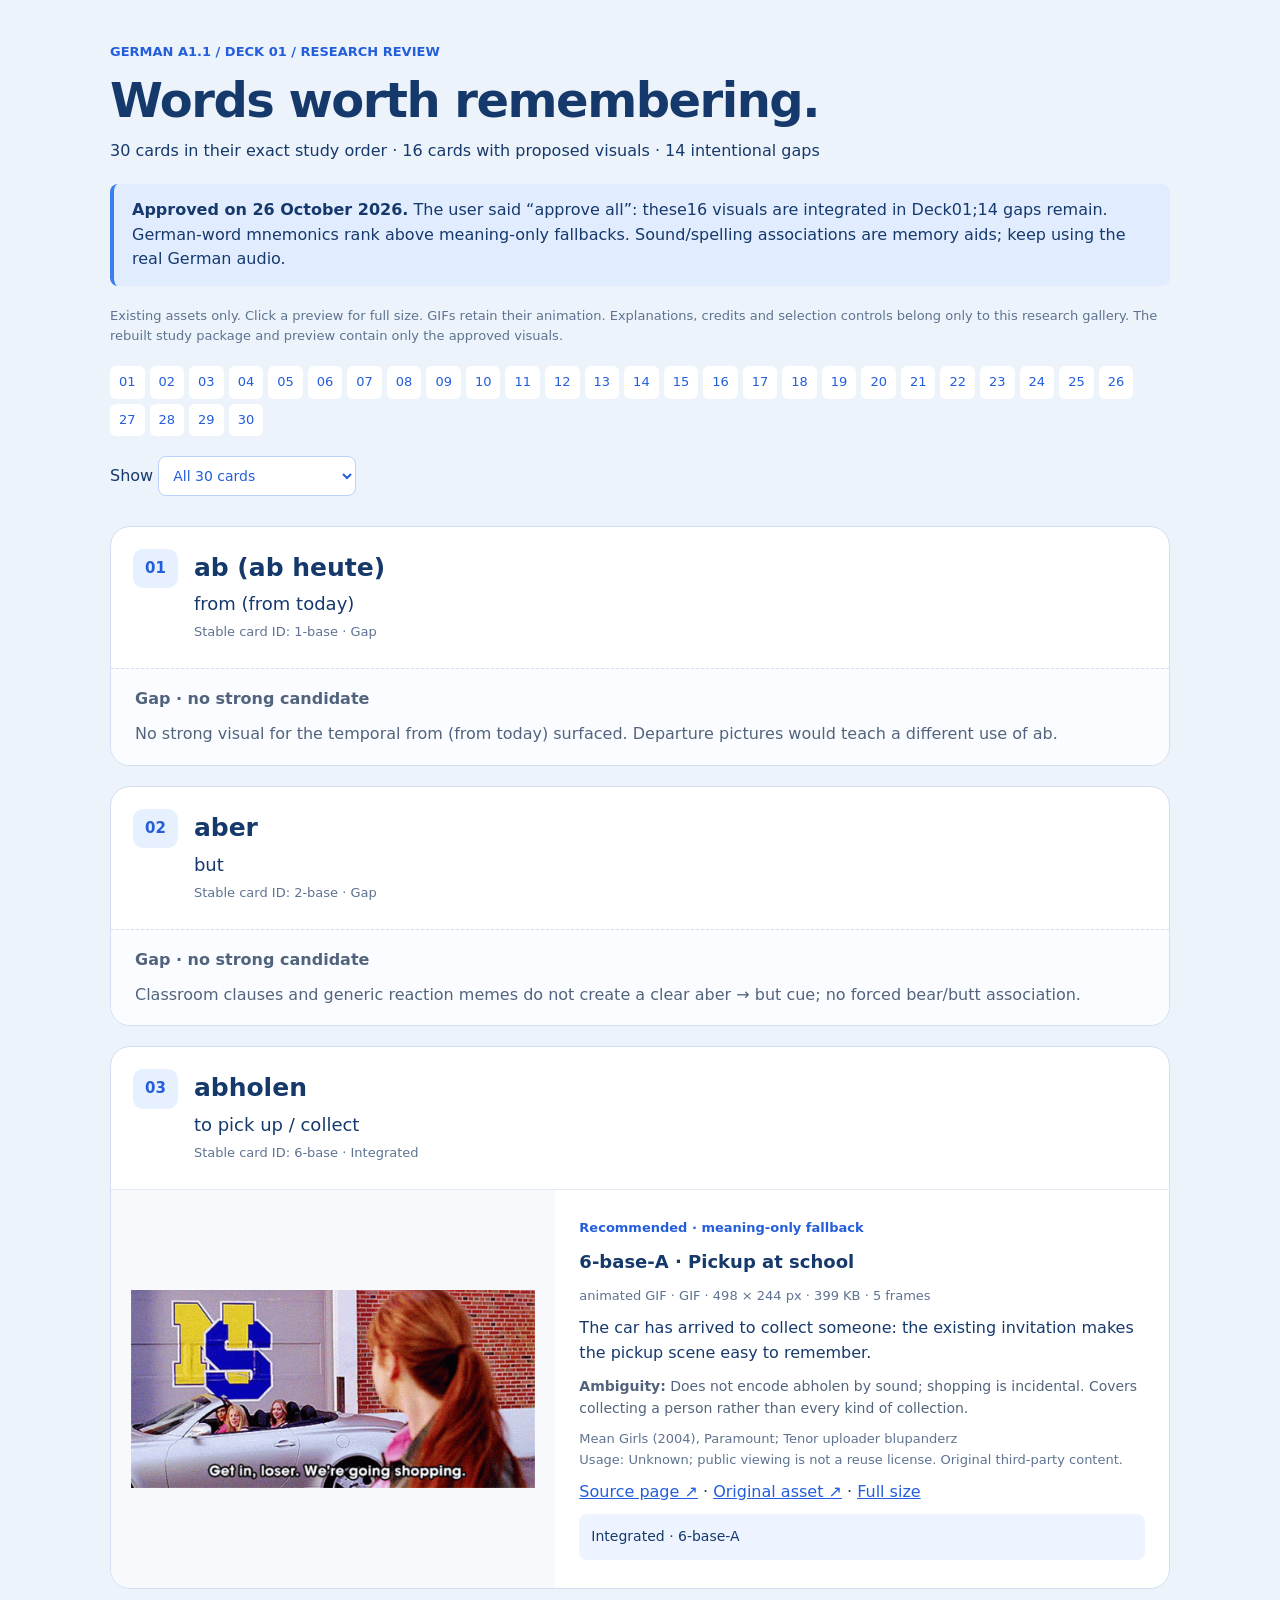
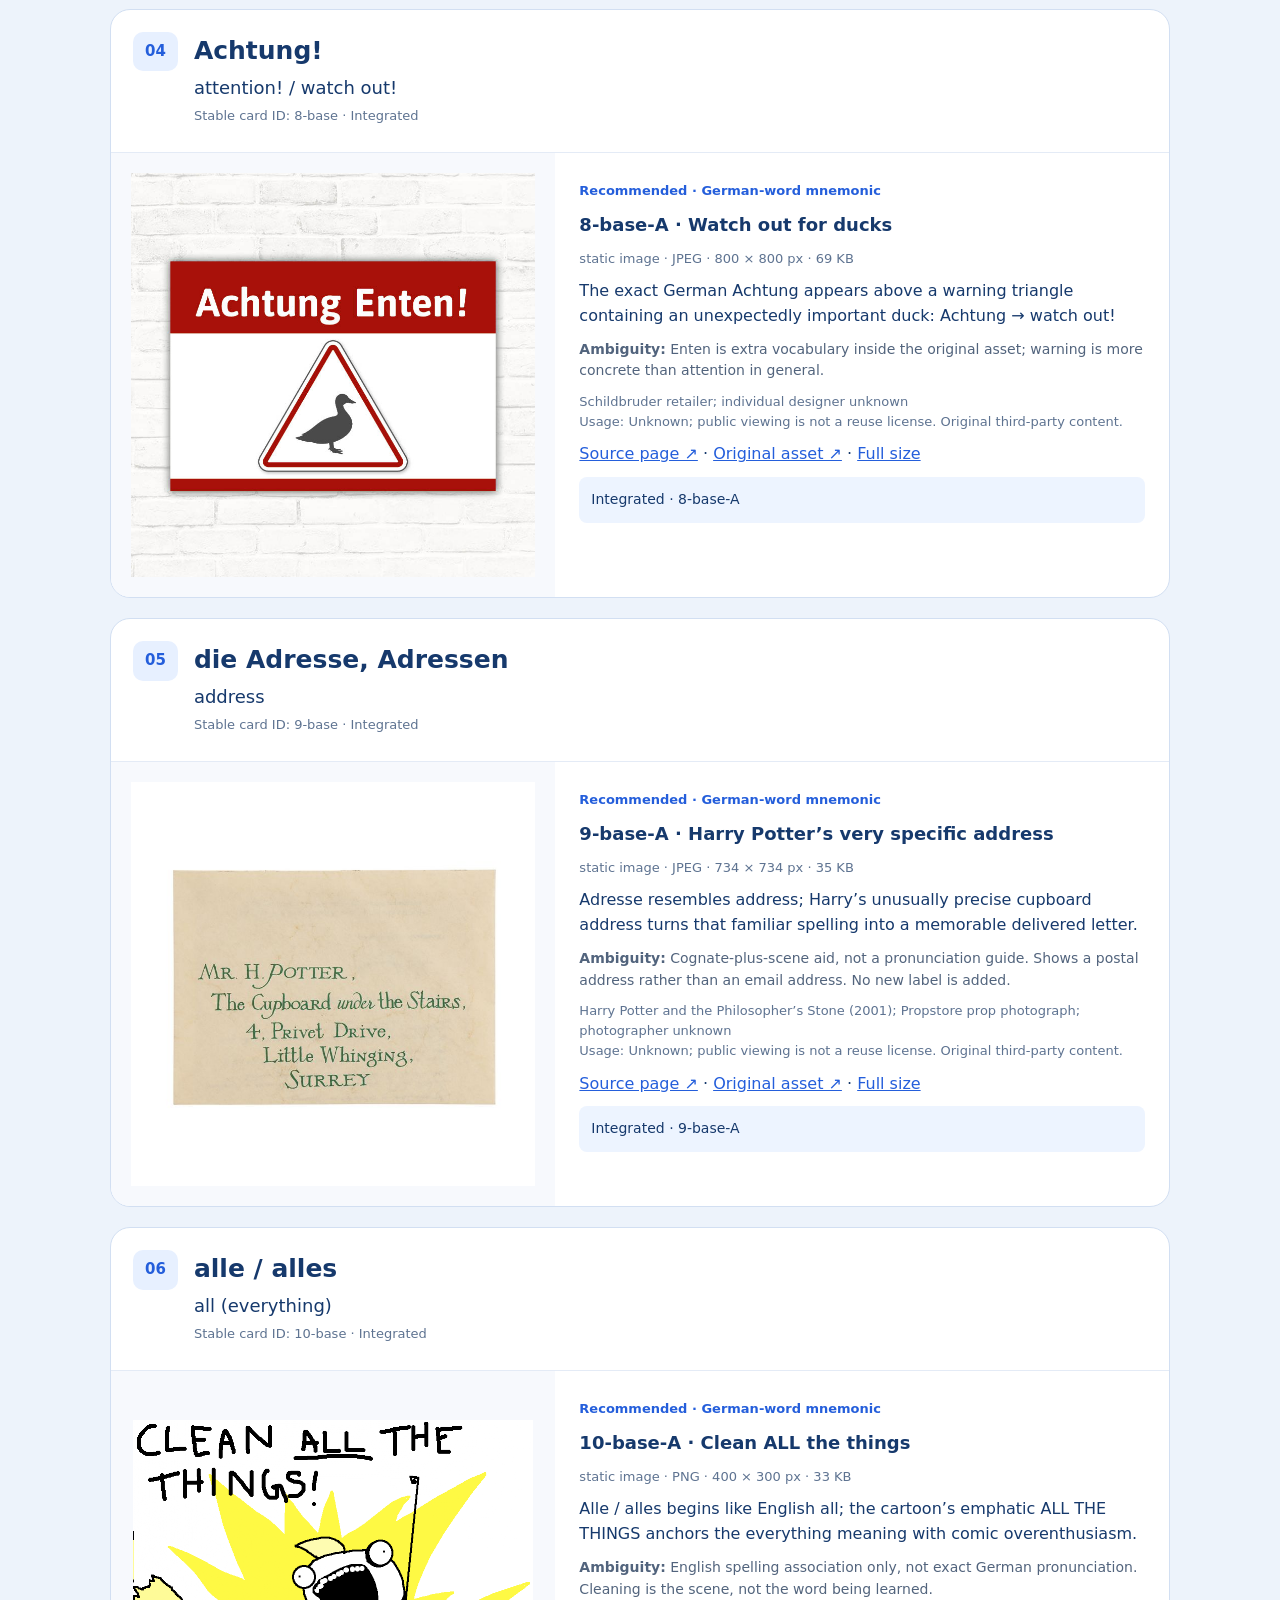
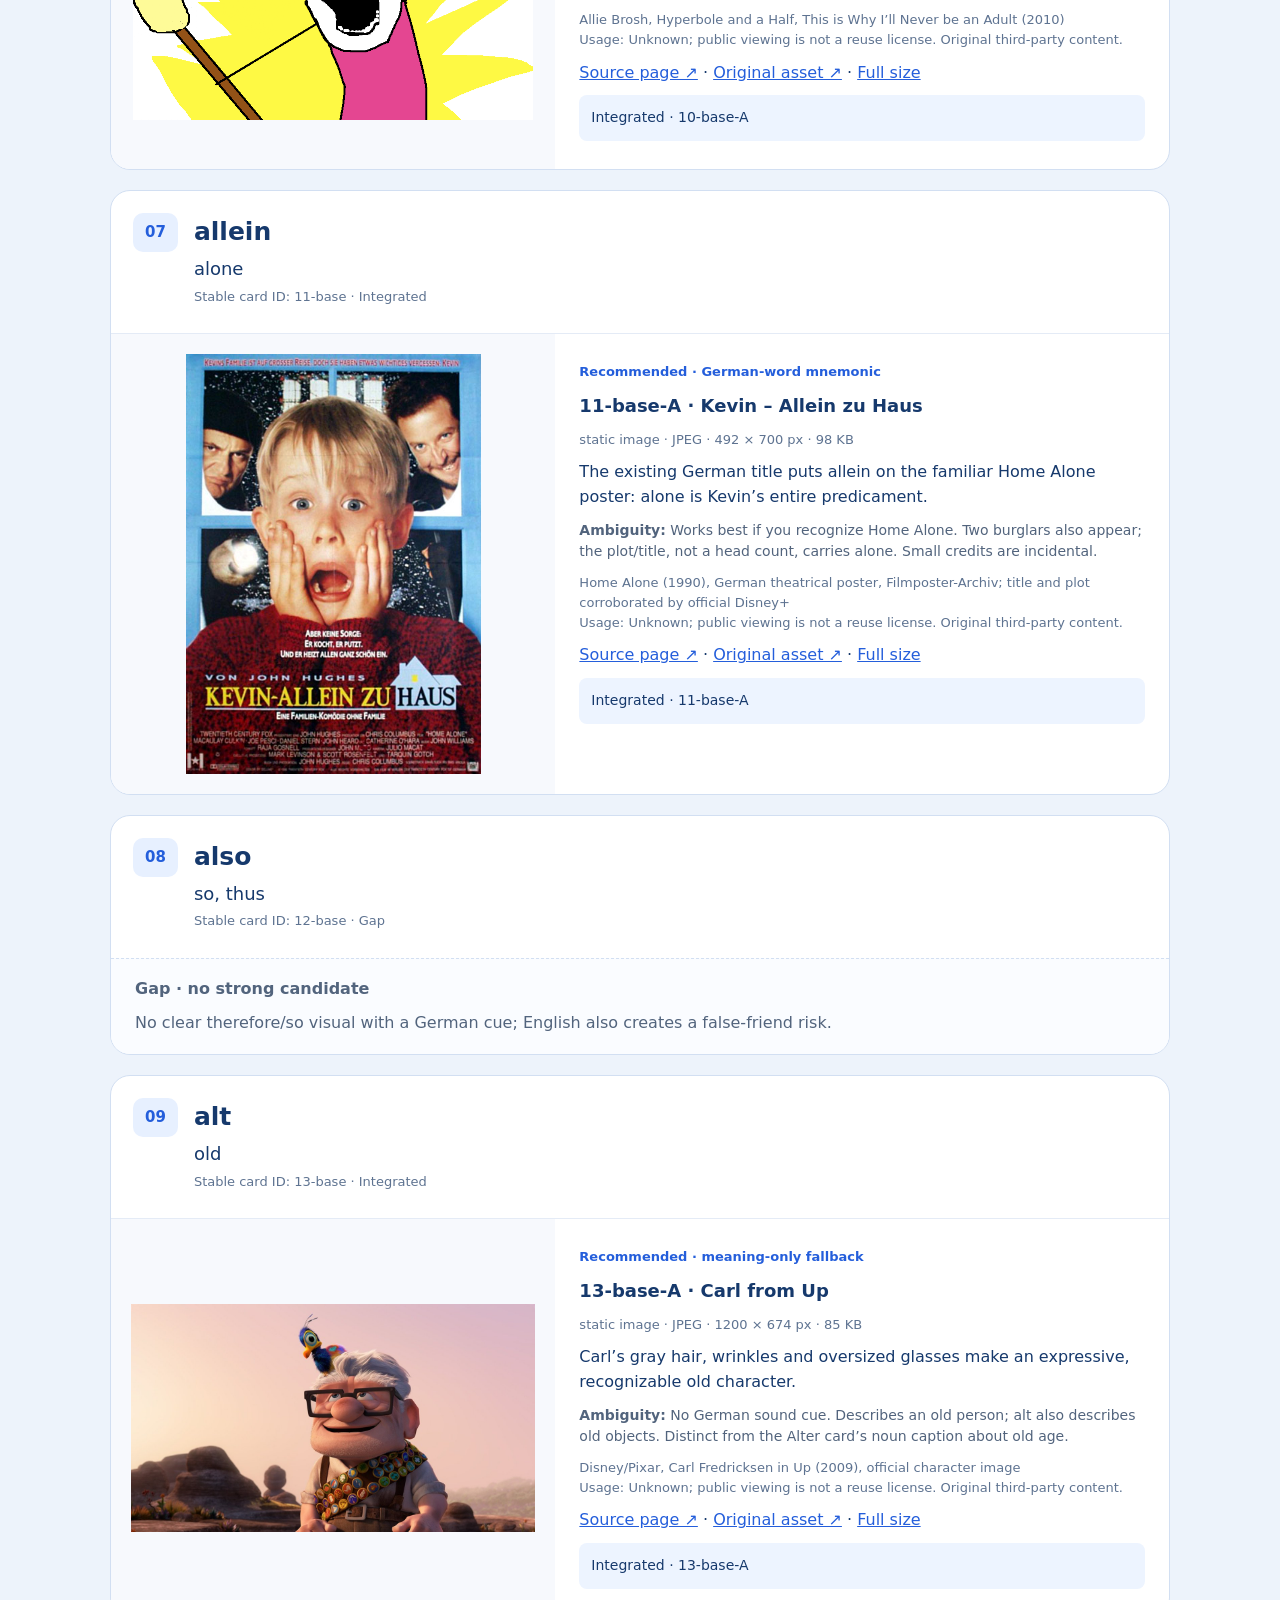
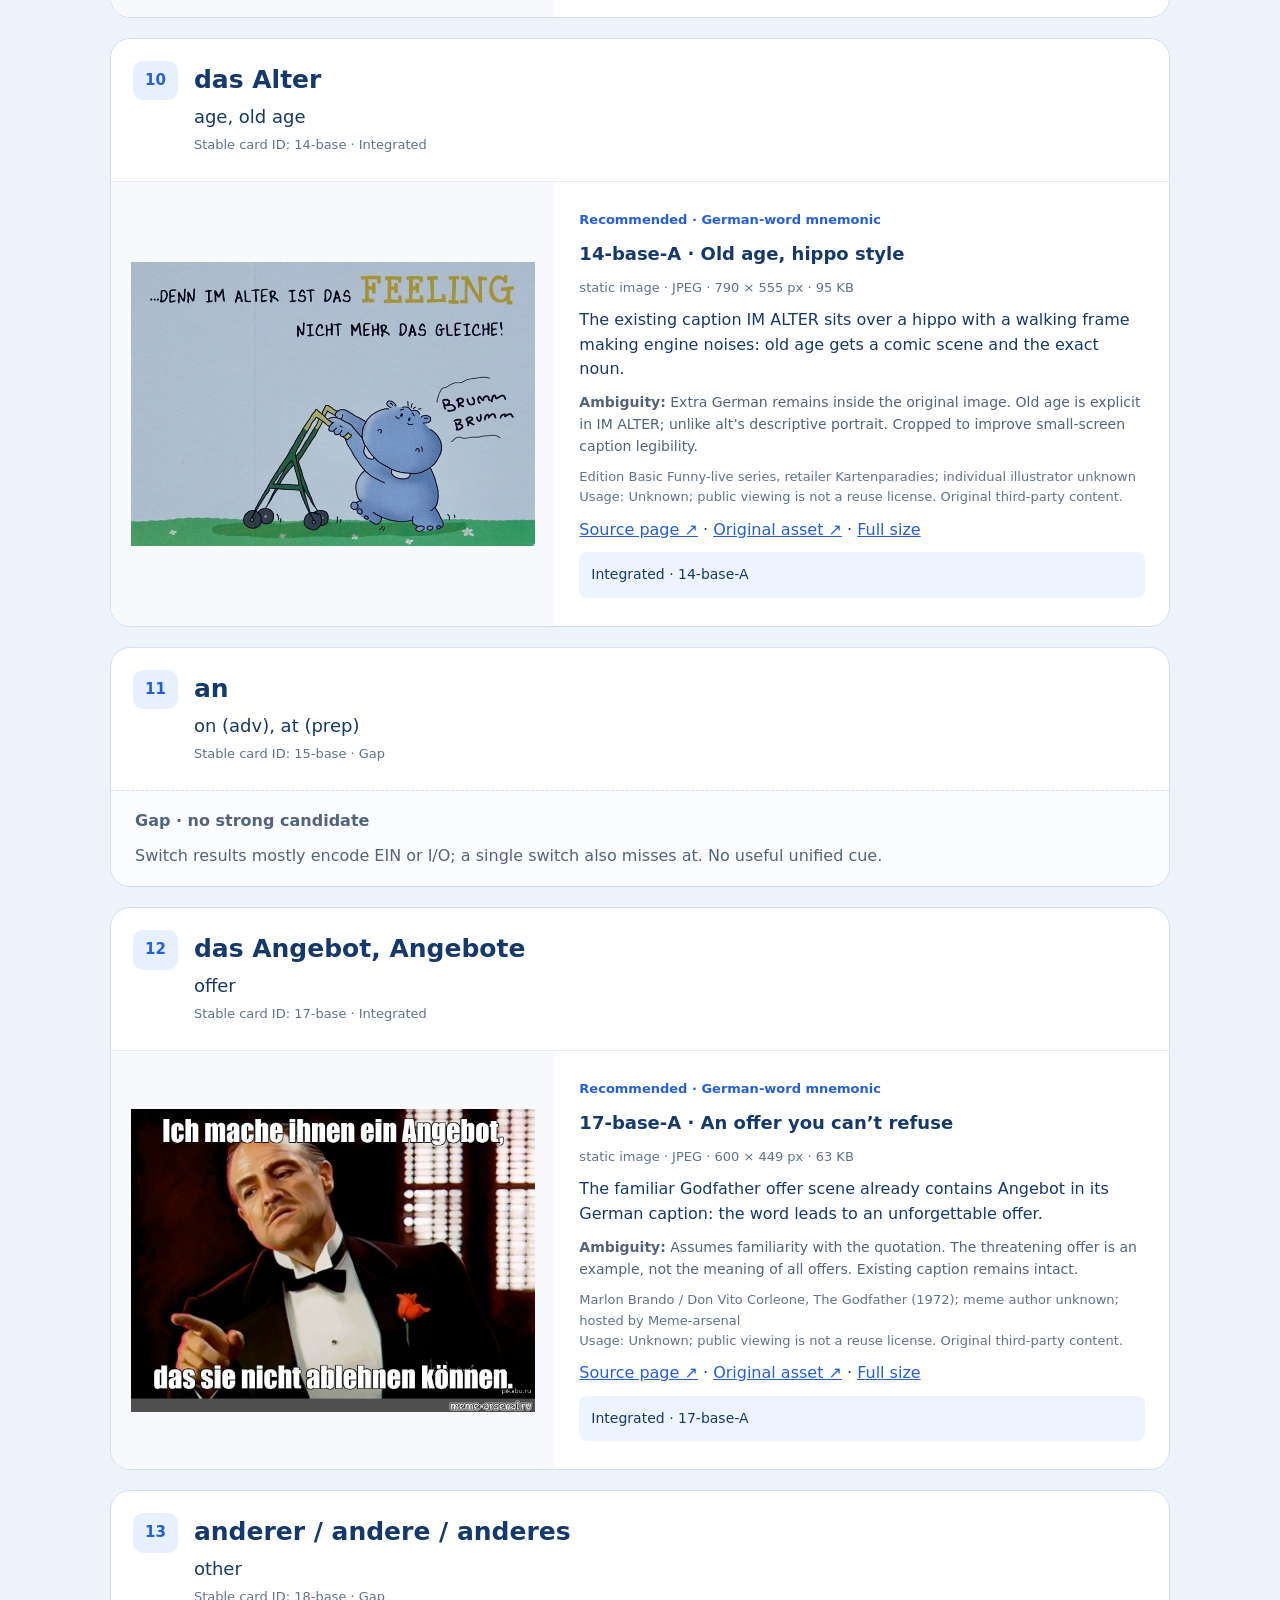
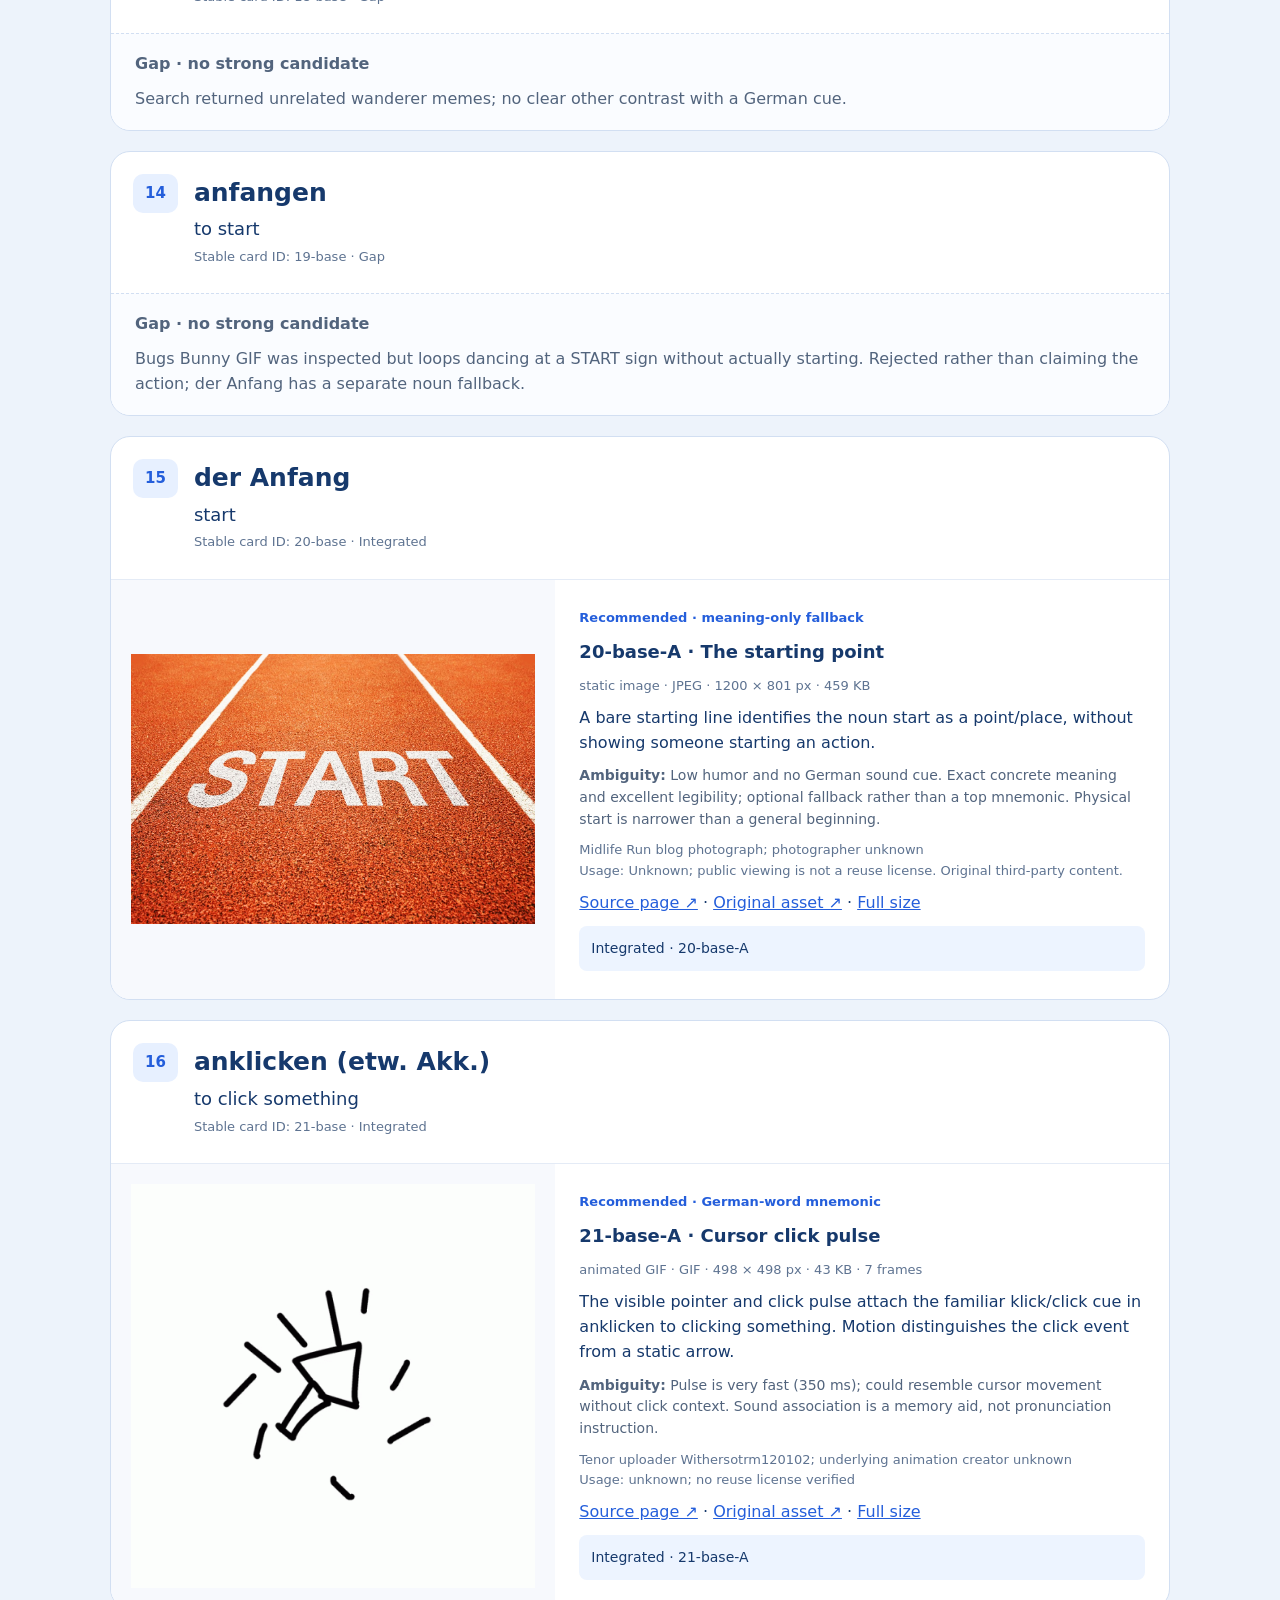
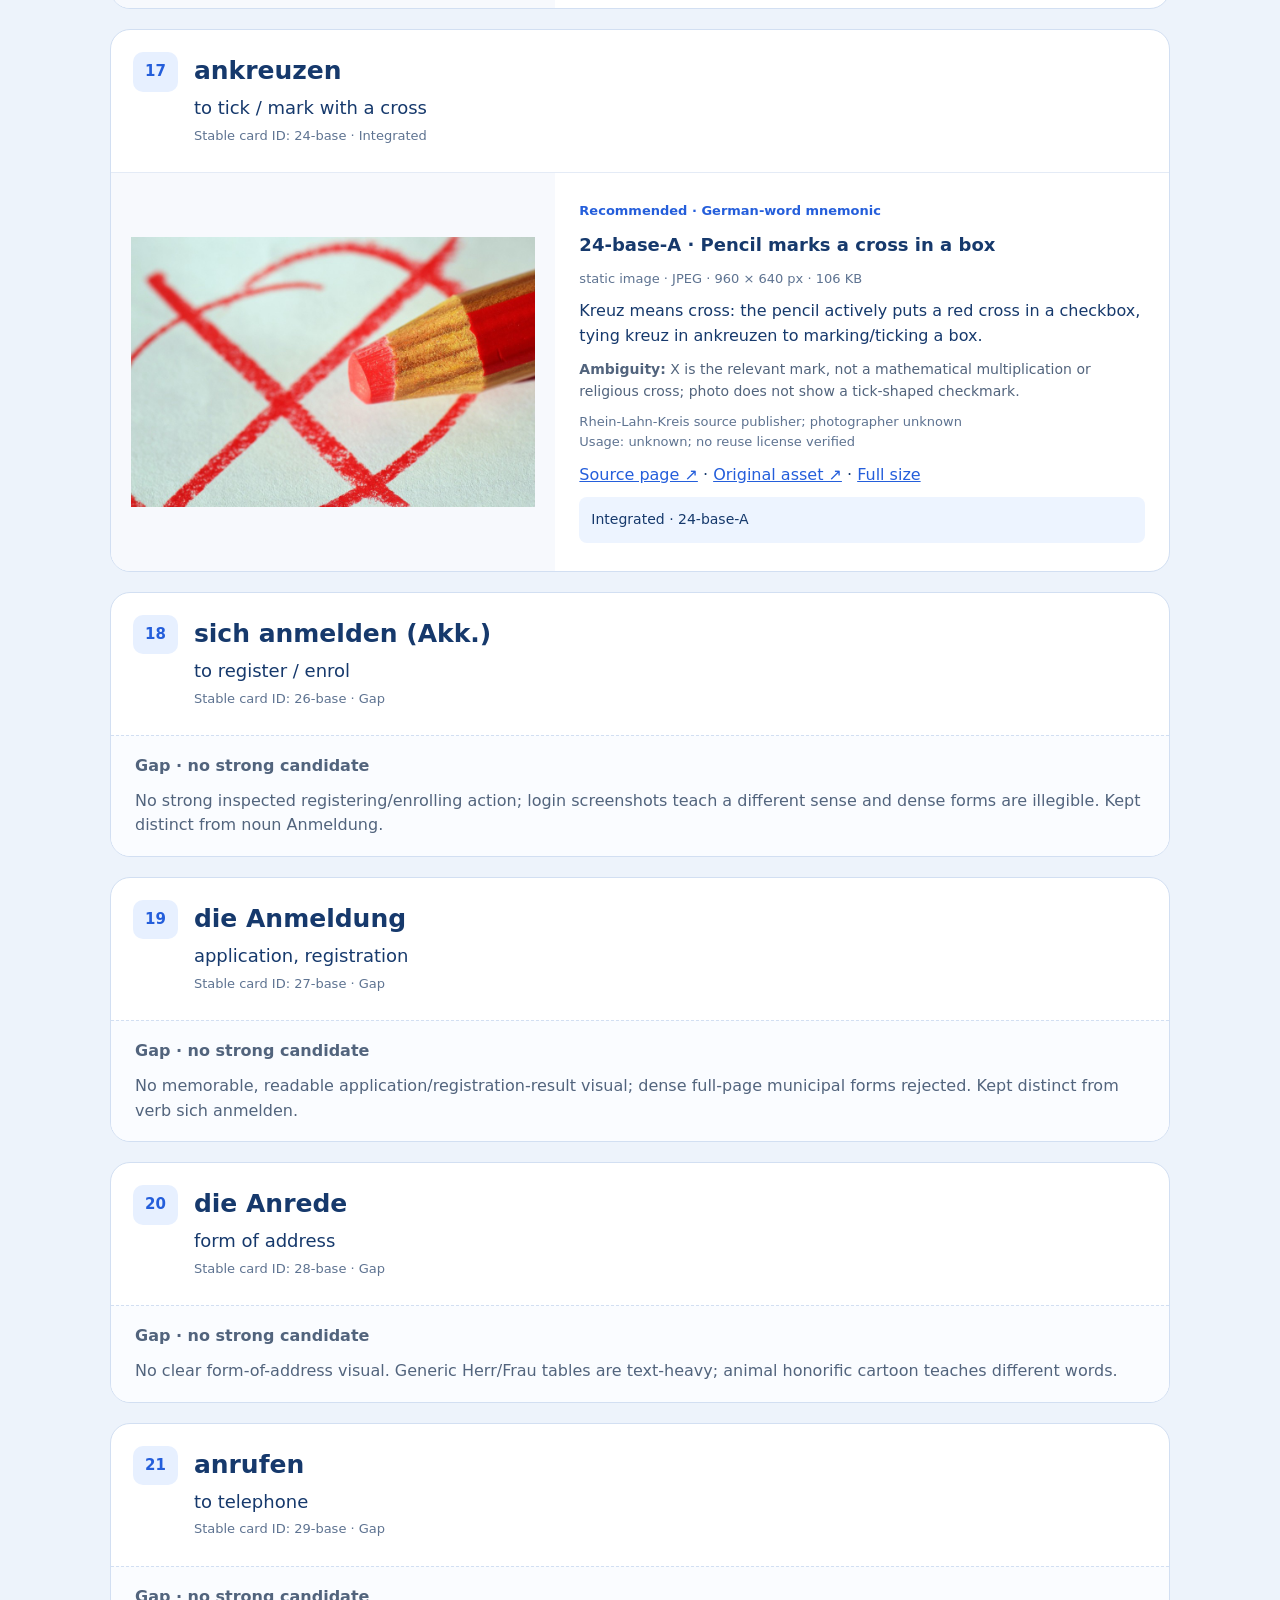
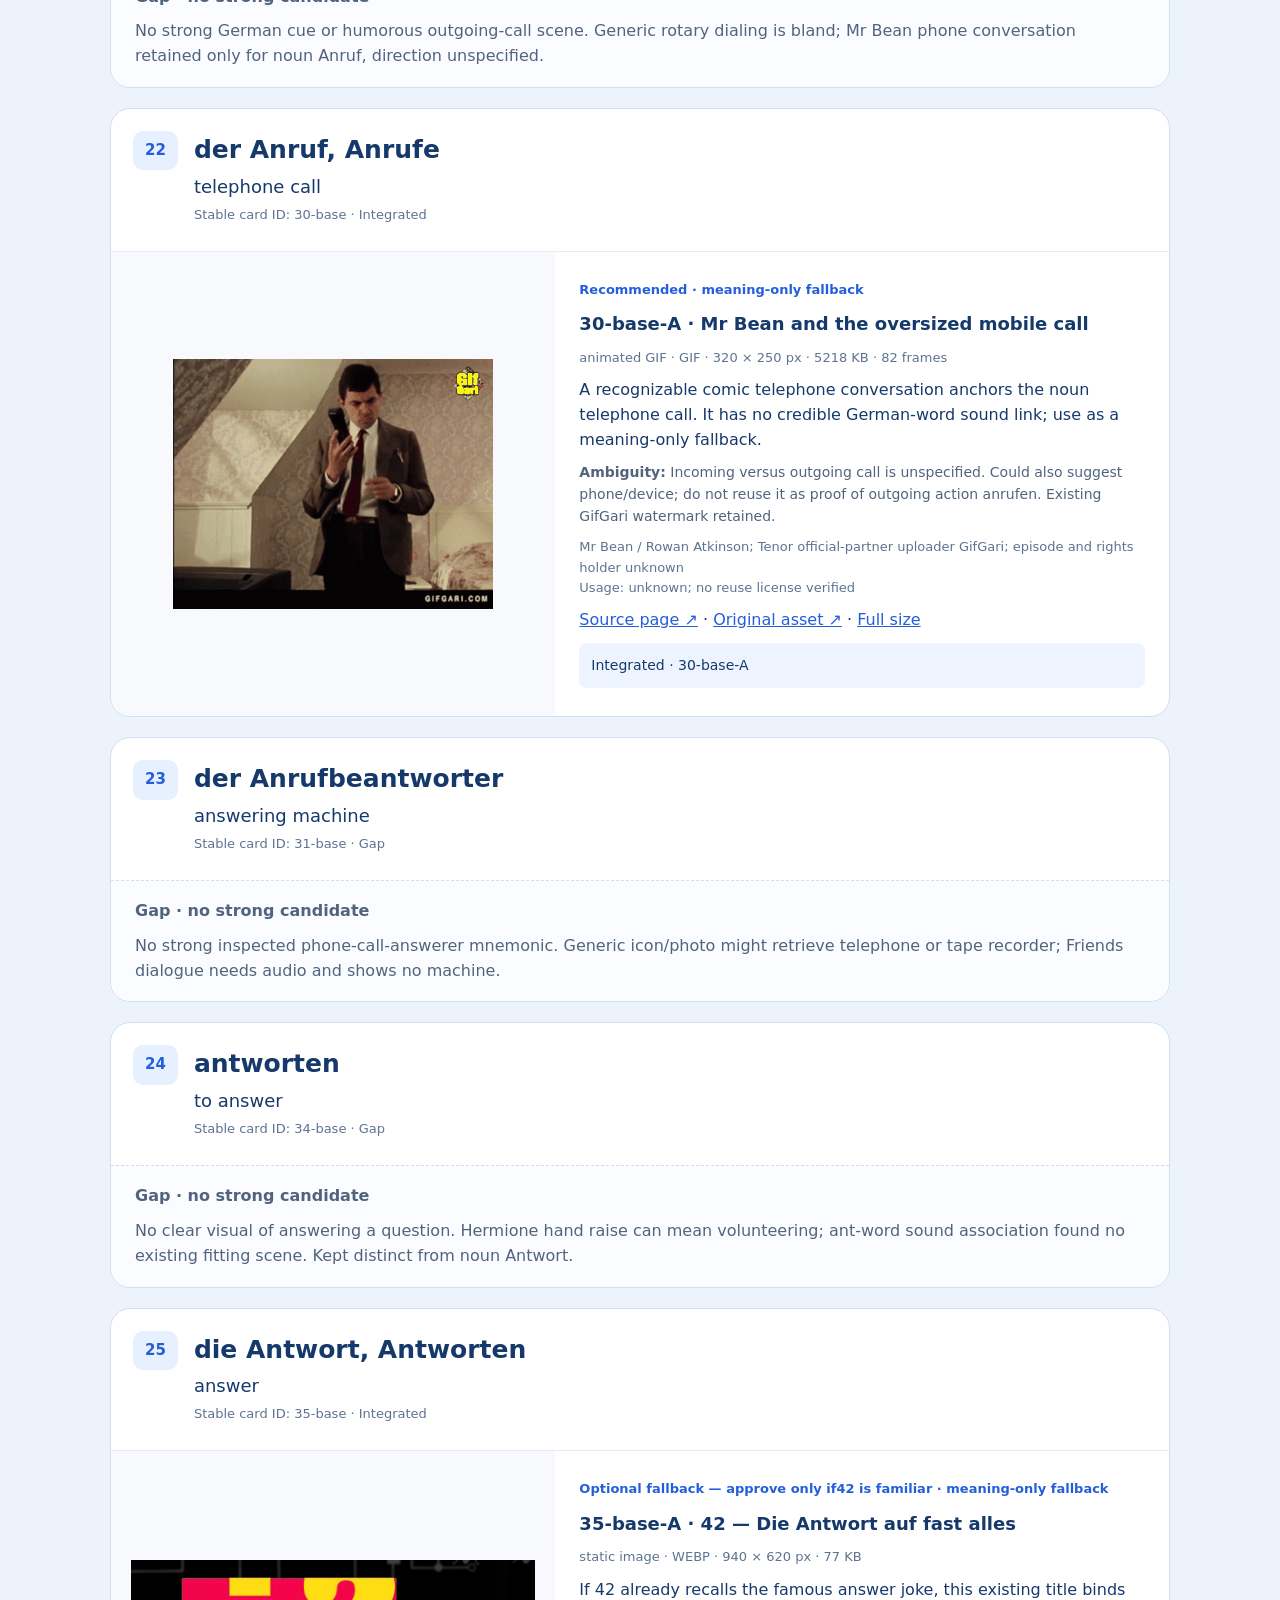
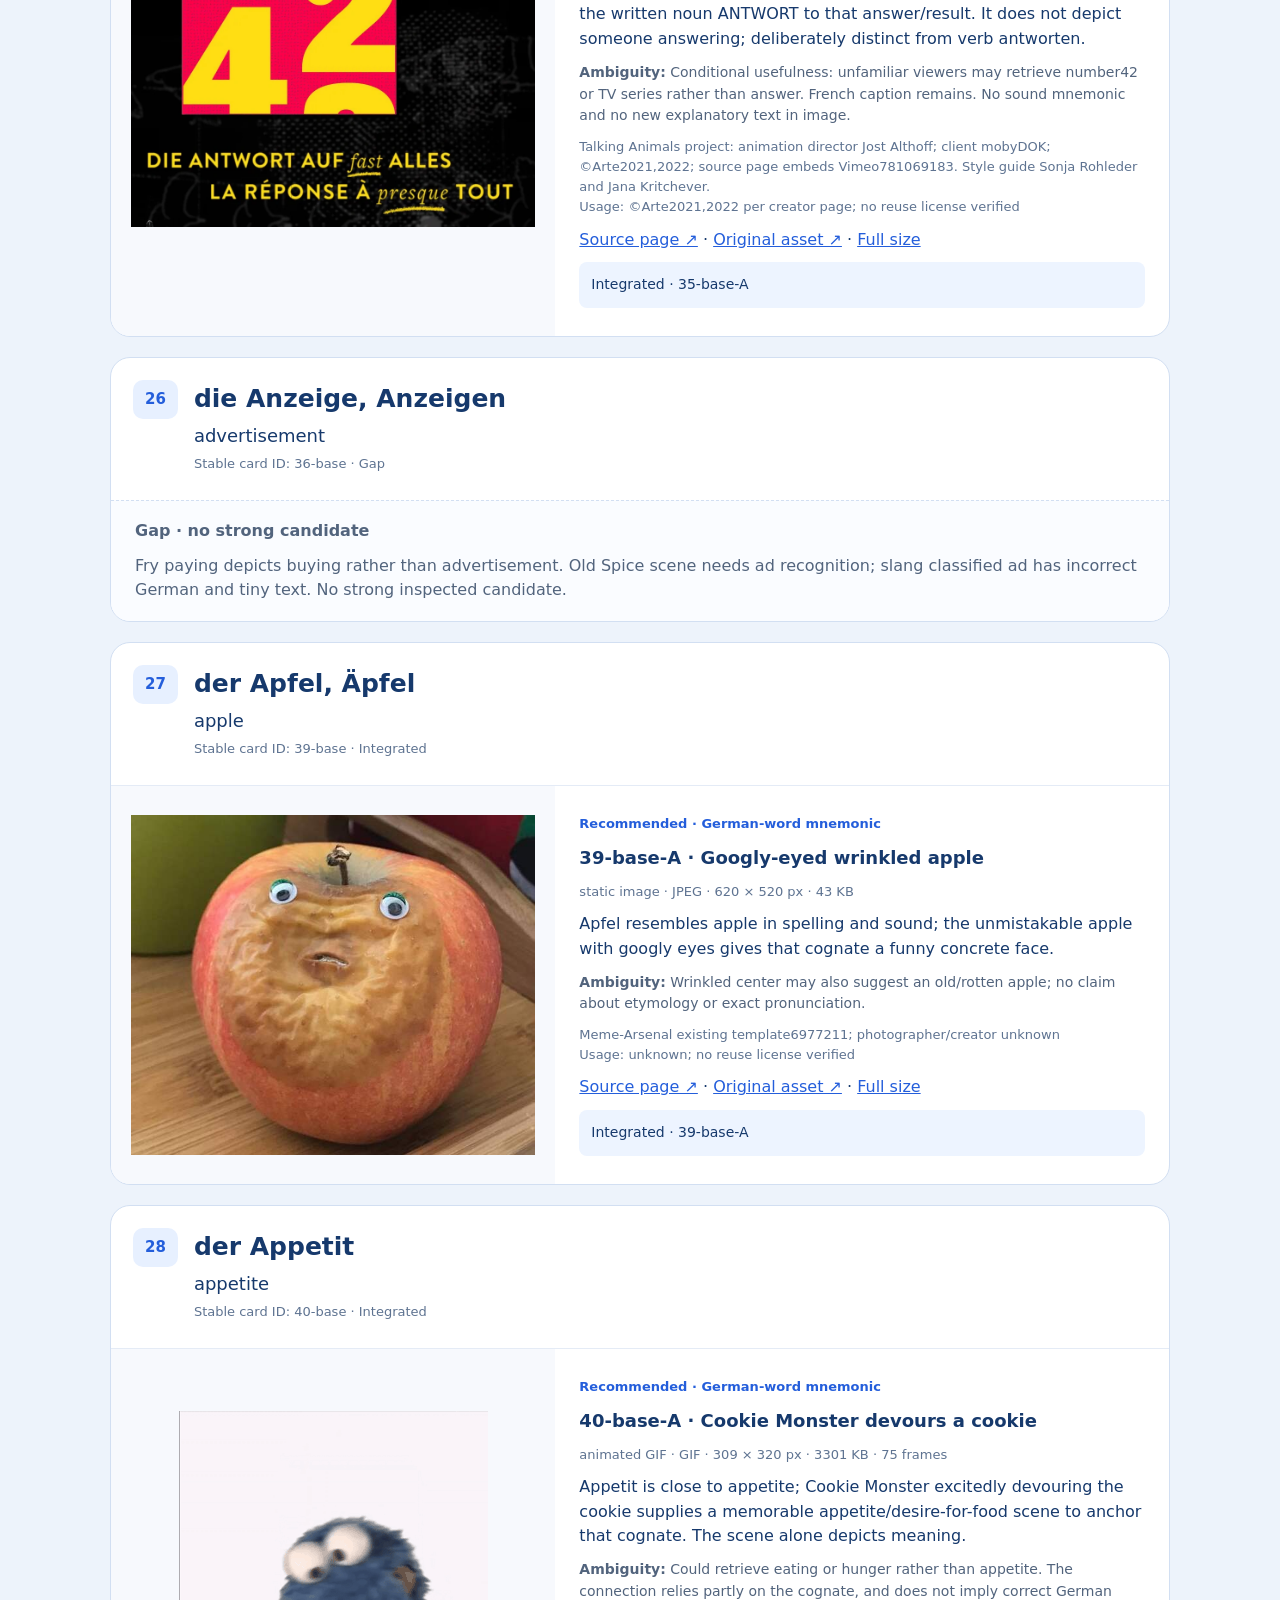
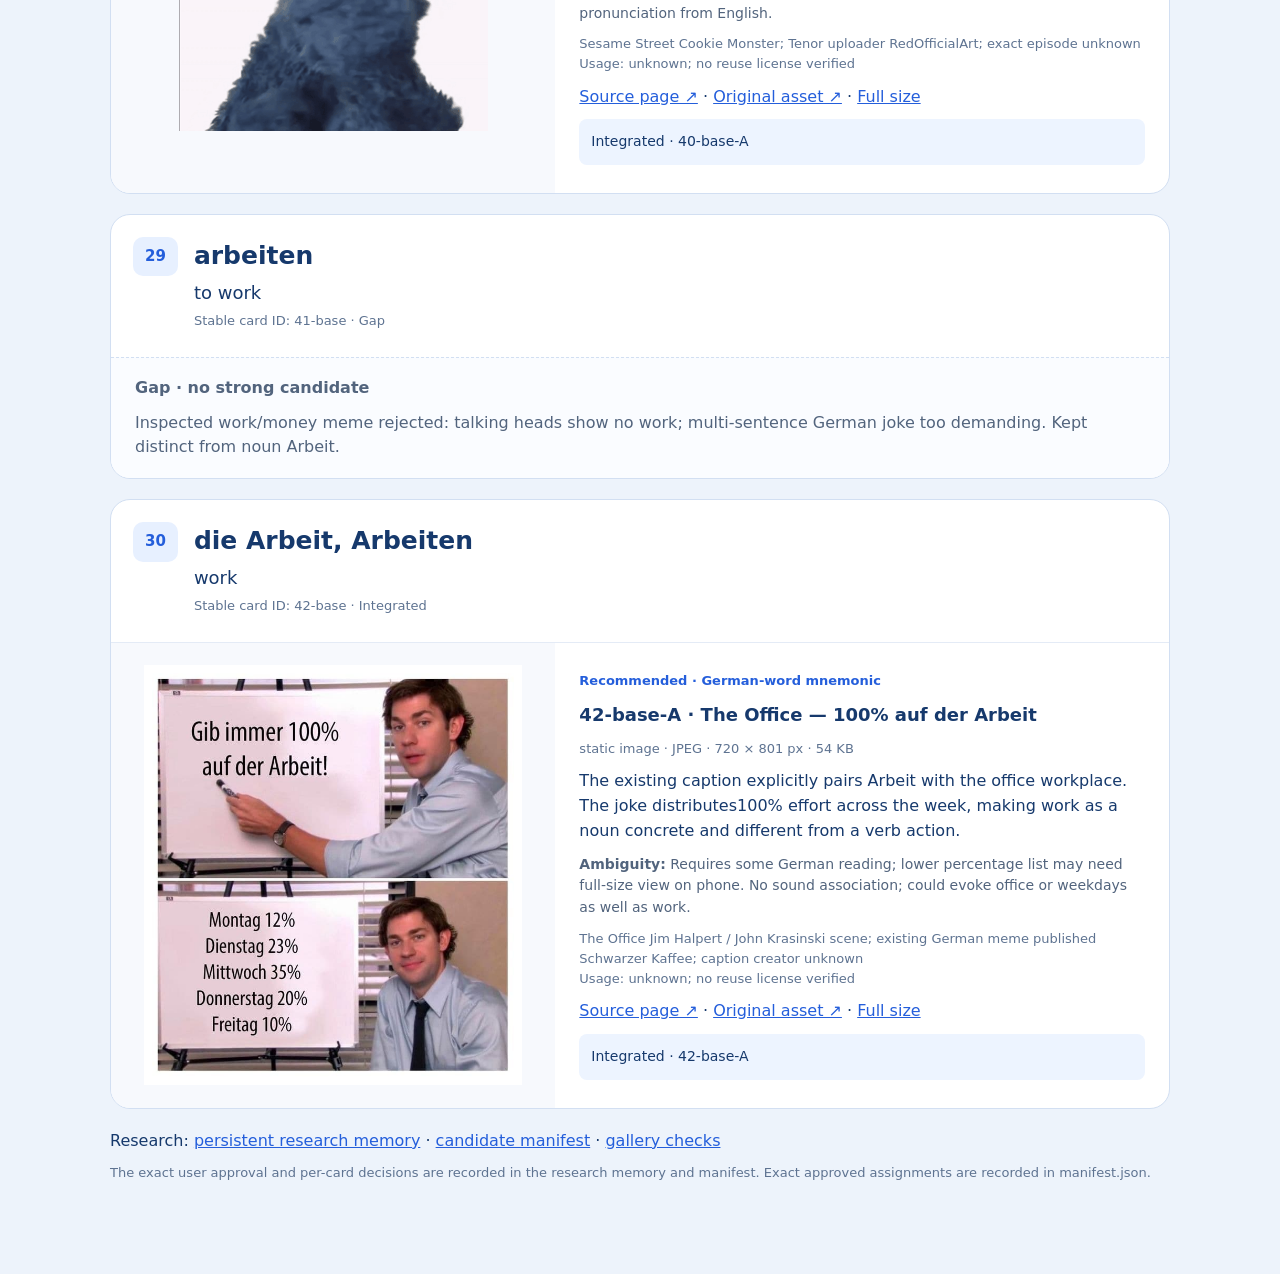
<file: anki/a1.1/image-candidates/index.html>
<!doctype html><html lang="en"><meta charset="utf-8"><meta name="viewport" content="width=device-width,initial-scale=1"><title>Deck 01 · Visual candidate review</title>
<style>#summarize,#clear,#selection,#count {display:none !important;}*{box-sizing:border-box}html{scroll-behavior:smooth}body{margin:0;background:#edf3fb;color:#16396c;font:16px/1.55 system-ui,-apple-system,sans-serif}main{max-width:1100px;margin:auto;padding:32px 20px 80px}h1{font-size:clamp(30px,5vw,48px);line-height:1.1;letter-spacing:-1.5px;margin:12px 0}h2{font-size:25px;margin:0;overflow-wrap:anywhere}h3{font-size:18px;margin:8px 0}p{margin:10px 0}a{color:#245edb;overflow-wrap:anywhere}header{margin-bottom:30px}.eyebrow,.tag{color:#245edb;font-weight:650;font-size:13px}.notice{background:#e1edff;border-left:4px solid #397ef0;padding:14px 18px;margin:20px 0;border-radius:8px}.meta{font-size:13px;color:#5e7391}.entry{border:1px solid #d2dff2;border-radius:20px;background:white;margin:20px 0;overflow:hidden;scroll-margin-top:20px}.heading{display:flex;align-items:flex-start;gap:16px;padding:22px}.number{font-size:15px;background:#e7f0ff;border-radius:10px;padding:8px 12px;color:#245edb;font-weight:700}.translation{margin:3px 0;font-size:18px}.heading .meta{margin:4px 0}.candidate{display:grid;grid-template-columns:minmax(230px,42%) 1fr;border-top:1px solid #e4ebf6}.preview{padding:20px;display:grid;place-items:center;background:#f7f9fd;min-width:0}.preview a{display:block;max-width:100%}.preview img{display:block;max-width:100%;max-height:420px;width:auto;height:auto;margin:auto;object-fit:contain}.detail{padding:18px 24px;min-width:0}.ambiguity{font-size:14px;color:#52647d}.gap{border-top:1px dashed #d2dff2;padding:18px 24px;color:#52647d;background:#fafcff}.gap p{margin-bottom:0}.choice{display:block;background:#edf4ff;padding:12px;border-radius:8px;font-size:14px}.choice input{width:18px;height:18px;vertical-align:middle;margin-right:8px}nav{display:flex;flex-wrap:wrap;gap:5px;margin:20px 0}nav a{padding:6px 9px;background:white;border-radius:6px;text-decoration:none;font-size:13px}.toolbar{display:flex;gap:8px;flex-wrap:wrap;align-items:center;margin-top:20px}button,select{font:inherit;font-size:14px;background:white;color:#245edb;border:1px solid #b9d2fa;border-radius:8px;padding:10px;cursor:pointer}textarea{display:block;width:100%;min-height:90px;margin-top:10px;border:1px solid #b9d2fa;border-radius:8px;padding:12px;font:14px/1.5 system-ui;color:#16396c}input:focus-visible,a:focus-visible,button:focus-visible,select:focus-visible{outline:3px solid #80afff;outline-offset:3px}[hidden]{display:none!important}@media(max-width:680px){main{padding:22px 12px 50px}.candidate{grid-template-columns:1fr}.preview img{max-height:450px}.detail{padding:16px 20px}.heading{padding:18px 16px;gap:12px}h2{font-size:22px}.preview{padding:16px}}</style>
<main><header><p class="eyebrow">GERMAN A1.1 / DECK 01 / RESEARCH REVIEW</p><h1>Words worth remembering.</h1>
<p>30 cards in their exact study order · 16 cards with proposed visuals · 14 intentional gaps</p>
<div class="notice"><b>Approved on 26 October 2026.</b> The user said “approve all”: these16 visuals are integrated in Deck01;14 gaps remain. German-word mnemonics rank above meaning-only fallbacks. Sound/spelling associations are memory aids; keep using the real German audio.</div>
<p class="meta">Existing assets only. Click a preview for full size. GIFs retain their animation. Explanations, credits and selection controls belong only to this research gallery. The rebuilt study package and preview contain only the approved visuals.</p>
<nav aria-label="Jump to card"><a href="#card-1-base" title="ab (ab heute)">01</a><a href="#card-2-base" title="aber">02</a><a href="#card-6-base" title="abholen">03</a><a href="#card-8-base" title="Achtung!">04</a><a href="#card-9-base" title="die Adresse, Adressen">05</a><a href="#card-10-base" title="alle / alles">06</a><a href="#card-11-base" title="allein">07</a><a href="#card-12-base" title="also">08</a><a href="#card-13-base" title="alt">09</a><a href="#card-14-base" title="das Alter">10</a><a href="#card-15-base" title="an">11</a><a href="#card-17-base" title="das Angebot, Angebote">12</a><a href="#card-18-base" title="anderer / andere / anderes">13</a><a href="#card-19-base" title="anfangen">14</a><a href="#card-20-base" title="der Anfang">15</a><a href="#card-21-base" title="anklicken (etw. Akk.)">16</a><a href="#card-24-base" title="ankreuzen">17</a><a href="#card-26-base" title="sich anmelden (Akk.)">18</a><a href="#card-27-base" title="die Anmeldung">19</a><a href="#card-28-base" title="die Anrede">20</a><a href="#card-29-base" title="anrufen">21</a><a href="#card-30-base" title="der Anruf, Anrufe">22</a><a href="#card-31-base" title="der Anrufbeantworter">23</a><a href="#card-34-base" title="antworten">24</a><a href="#card-35-base" title="die Antwort, Antworten">25</a><a href="#card-36-base" title="die Anzeige, Anzeigen">26</a><a href="#card-39-base" title="der Apfel, Äpfel">27</a><a href="#card-40-base" title="der Appetit">28</a><a href="#card-41-base" title="arbeiten">29</a><a href="#card-42-base" title="die Arbeit, Arbeiten">30</a></nav><div class="toolbar"><label>Show <select id="filter"><option value="all">All 30 cards</option><option value="candidate">Cards with candidates</option><option value="gap">Gaps</option></select></label><button id="summarize">Prepare selection message</button><button id="clear">Clear review selections</button><span id="count" class="meta" aria-live="polite"></span></div>
<textarea id="selection" aria-label="Selection message to send for approval" readonly placeholder="Select images below, then prepare a message to send in the conversation. Nothing is approved or integrated by this page."></textarea></header>
<section class="entry is-gap" id="card-1-base" data-card="1-base"><div class="heading"><span class="number">01</span><div><h2 lang="de">ab (ab heute)</h2><p class="translation">from (from today)</p><p class="meta">Stable card ID: 1-base · Gap</p></div></div><div class="gap"><b>Gap · no strong candidate</b><p>No strong visual for the temporal from (from today) surfaced. Departure pictures would teach a different use of ab.</p></div></section>
<section class="entry is-gap" id="card-2-base" data-card="2-base"><div class="heading"><span class="number">02</span><div><h2 lang="de">aber</h2><p class="translation">but</p><p class="meta">Stable card ID: 2-base · Gap</p></div></div><div class="gap"><b>Gap · no strong candidate</b><p>Classroom clauses and generic reaction memes do not create a clear aber → but cue; no forced bear/butt association.</p></div></section>
<section class="entry has-candidate" id="card-6-base" data-card="6-base"><div class="heading"><span class="number">03</span><div><h2 lang="de">abholen</h2><p class="translation">to pick up / collect</p><p class="meta">Stable card ID: 6-base · Integrated</p></div></div><article class="candidate" id="6-base-A">
<div class="preview"><a href="assets/6-base-A.gif" target="_blank" title="Open full-size asset"><img src="assets/6-base-A.gif" alt="Pickup at school"></a></div>
<div class="detail"><p class="tag">Recommended · meaning-only fallback</p>
<h3>6-base-A · Pickup at school</h3>
<p class="meta">animated GIF · GIF · 498 × 244 px · 399 KB · 5 frames</p>
<p>The car has arrived to collect someone: the existing invitation makes the pickup scene easy to remember.</p><p class="ambiguity"><b>Ambiguity:</b> Does not encode abholen by sound; shopping is incidental. Covers collecting a person rather than every kind of collection.</p>
<p class="meta">Mean Girls (2004), Paramount; Tenor uploader blupanderz<br>Usage: Unknown; public viewing is not a reuse license. Original third-party content.</p>
<p><a href="https://tenor.com/view/mean-girls-shopping-gif-23164018" target="_blank" rel="noreferrer">Source page ↗</a> · <a href="https://media1.tenor.com/m/IF4OlkPc6rAAAAAC/mean-girls.gif" target="_blank" rel="noreferrer">Original asset ↗</a> · <a href="assets/6-base-A.gif" target="_blank">Full size</a></p>
<p class="choice">Integrated · 6-base-A</p></div></article></section>
<section class="entry has-candidate" id="card-8-base" data-card="8-base"><div class="heading"><span class="number">04</span><div><h2 lang="de">Achtung!</h2><p class="translation">attention! / watch out!</p><p class="meta">Stable card ID: 8-base · Integrated</p></div></div><article class="candidate" id="8-base-A">
<div class="preview"><a href="assets/8-base-A.jpg" target="_blank" title="Open full-size asset"><img src="assets/8-base-A.jpg" alt="Watch out for ducks"></a></div>
<div class="detail"><p class="tag">Recommended · German-word mnemonic</p>
<h3>8-base-A · Watch out for ducks</h3>
<p class="meta">static image · JPEG · 800 × 800 px · 69 KB</p>
<p>The exact German Achtung appears above a warning triangle containing an unexpectedly important duck: Achtung → watch out!</p><p class="ambiguity"><b>Ambiguity:</b> Enten is extra vocabulary inside the original asset; warning is more concrete than attention in general.</p>
<p class="meta">Schildbruder retailer; individual designer unknown<br>Usage: Unknown; public viewing is not a reuse license. Original third-party content.</p>
<p><a href="https://schildbruder.de/produkt/schilder/schild-achtung-enten/" target="_blank" rel="noreferrer">Source page ↗</a> · <a href="https://schildbruder.de/storage/2024/11/10000621_Achtung_Enten.jpg" target="_blank" rel="noreferrer">Original asset ↗</a> · <a href="assets/8-base-A.jpg" target="_blank">Full size</a></p>
<p class="choice">Integrated · 8-base-A</p></div></article></section>
<section class="entry has-candidate" id="card-9-base" data-card="9-base"><div class="heading"><span class="number">05</span><div><h2 lang="de">die Adresse, Adressen</h2><p class="translation">address</p><p class="meta">Stable card ID: 9-base · Integrated</p></div></div><article class="candidate" id="9-base-A">
<div class="preview"><a href="assets/9-base-A.jpg" target="_blank" title="Open full-size asset"><img src="assets/9-base-A.jpg" alt="Harry Potter’s very specific address"></a></div>
<div class="detail"><p class="tag">Recommended · German-word mnemonic</p>
<h3>9-base-A · Harry Potter’s very specific address</h3>
<p class="meta">static image · JPEG · 734 × 734 px · 35 KB</p>
<p>Adresse resembles address; Harry’s unusually precise cupboard address turns that familiar spelling into a memorable delivered letter.</p><p class="ambiguity"><b>Ambiguity:</b> Cognate-plus-scene aid, not a pronunciation guide. Shows a postal address rather than an email address. No new label is added.</p>
<p class="meta">Harry Potter and the Philosopher’s Stone (2001); Propstore prop photograph; photographer unknown<br>Usage: Unknown; public viewing is not a reuse license. Original third-party content.</p>
<p><a href="https://propstore.com/product/harry-potter-and-the-philosophers-stone-2001/lot-164-hero-wax-sealed-hogwarts-acceptance-letter/" target="_blank" rel="noreferrer">Source page ↗</a> · <a href="https://images.propstore.com/1d74eeab7c4845493d3291ac187692ea-1.jpg" target="_blank" rel="noreferrer">Original asset ↗</a> · <a href="assets/9-base-A.jpg" target="_blank">Full size</a></p>
<p class="choice">Integrated · 9-base-A</p></div></article></section>
<section class="entry has-candidate" id="card-10-base" data-card="10-base"><div class="heading"><span class="number">06</span><div><h2 lang="de">alle / alles</h2><p class="translation">all (everything)</p><p class="meta">Stable card ID: 10-base · Integrated</p></div></div><article class="candidate" id="10-base-A">
<div class="preview"><a href="assets/10-base-A.png" target="_blank" title="Open full-size asset"><img src="assets/10-base-A.png" alt="Clean ALL the things"></a></div>
<div class="detail"><p class="tag">Recommended · German-word mnemonic</p>
<h3>10-base-A · Clean ALL the things</h3>
<p class="meta">static image · PNG · 400 × 300 px · 33 KB</p>
<p>Alle / alles begins like English all; the cartoon’s emphatic ALL THE THINGS anchors the everything meaning with comic overenthusiasm.</p><p class="ambiguity"><b>Ambiguity:</b> English spelling association only, not exact German pronunciation. Cleaning is the scene, not the word being learned.</p>
<p class="meta">Allie Brosh, Hyperbole and a Half, This is Why I’ll Never be an Adult (2010)<br>Usage: Unknown; public viewing is not a reuse license. Original third-party content.</p>
<p><a href="https://hyperboleandahalf.blogspot.com/2010/06/this-is-why-ill-never-be-adult.html" target="_blank" rel="noreferrer">Source page ↗</a> · <a href="https://blogger.googleusercontent.com/img/b/R29vZ2xl/AVvXsEjAbkmgiCg8x5ke0znAonSXIEicqHWfrw2N8JF1Ed4je44SdI7e0dnr2v1QNEpx8HkxeCRktVO21ymFhtSOM3ixyloG9l1bZvFDtwr7-XNyLo4V7Jo62DRHqqCM3mFSERC0XSdM47A-zB0/s400/responsibility12(alternate).png" target="_blank" rel="noreferrer">Original asset ↗</a> · <a href="assets/10-base-A.png" target="_blank">Full size</a></p>
<p class="choice">Integrated · 10-base-A</p></div></article></section>
<section class="entry has-candidate" id="card-11-base" data-card="11-base"><div class="heading"><span class="number">07</span><div><h2 lang="de">allein</h2><p class="translation">alone</p><p class="meta">Stable card ID: 11-base · Integrated</p></div></div><article class="candidate" id="11-base-A">
<div class="preview"><a href="assets/11-base-A-archive.jpg" target="_blank" title="Open full-size asset"><img src="assets/11-base-A-archive.jpg" alt="Kevin – Allein zu Haus"></a></div>
<div class="detail"><p class="tag">Recommended · German-word mnemonic</p>
<h3>11-base-A · Kevin – Allein zu Haus</h3>
<p class="meta">static image · JPEG · 492 × 700 px · 98 KB</p>
<p>The existing German title puts allein on the familiar Home Alone poster: alone is Kevin’s entire predicament.</p><p class="ambiguity"><b>Ambiguity:</b> Works best if you recognize Home Alone. Two burglars also appear; the plot/title, not a head count, carries alone. Small credits are incidental.</p>
<p class="meta">Home Alone (1990), German theatrical poster, Filmposter-Archiv; title and plot corroborated by official Disney+<br>Usage: Unknown; public viewing is not a reuse license. Original third-party content.</p>
<p><a href="https://www.filmposter-archiv.de/filmplakat.php?id=3757" target="_blank" rel="noreferrer">Source page ↗</a> · <a href="https://www.filmposter-archiv.de/filmplakat/1990/kevin_allein_zu_haus.jpg" target="_blank" rel="noreferrer">Original asset ↗</a> · <a href="assets/11-base-A-archive.jpg" target="_blank">Full size</a></p>
<p class="choice">Integrated · 11-base-A</p></div></article></section>
<section class="entry is-gap" id="card-12-base" data-card="12-base"><div class="heading"><span class="number">08</span><div><h2 lang="de">also</h2><p class="translation">so, thus</p><p class="meta">Stable card ID: 12-base · Gap</p></div></div><div class="gap"><b>Gap · no strong candidate</b><p>No clear therefore/so visual with a German cue; English also creates a false-friend risk.</p></div></section>
<section class="entry has-candidate" id="card-13-base" data-card="13-base"><div class="heading"><span class="number">09</span><div><h2 lang="de">alt</h2><p class="translation">old</p><p class="meta">Stable card ID: 13-base · Integrated</p></div></div><article class="candidate" id="13-base-A">
<div class="preview"><a href="assets/13-base-A.jpg" target="_blank" title="Open full-size asset"><img src="assets/13-base-A.jpg" alt="Carl from Up"></a></div>
<div class="detail"><p class="tag">Recommended · meaning-only fallback</p>
<h3>13-base-A · Carl from Up</h3>
<p class="meta">static image · JPEG · 1200 × 674 px · 85 KB</p>
<p>Carl’s gray hair, wrinkles and oversized glasses make an expressive, recognizable old character.</p><p class="ambiguity"><b>Ambiguity:</b> No German sound cue. Describes an old person; alt also describes old objects. Distinct from the Alter card’s noun caption about old age.</p>
<p class="meta">Disney/Pixar, Carl Fredricksen in Up (2009), official character image<br>Usage: Unknown; public viewing is not a reuse license. Original third-party content.</p>
<p><a href="https://www.pixar.com/upfilm" target="_blank" rel="noreferrer">Source page ↗</a> · <a href="https://images.squarespace-cdn.com/content/v1/60241cb68df65b530cd84d95/524984ff-b5da-44fd-a9b3-9f420c23bf87/carl15.jpg" target="_blank" rel="noreferrer">Original asset ↗</a> · <a href="assets/13-base-A.jpg" target="_blank">Full size</a></p>
<p class="choice">Integrated · 13-base-A</p></div></article></section>
<section class="entry has-candidate" id="card-14-base" data-card="14-base"><div class="heading"><span class="number">10</span><div><h2 lang="de">das Alter</h2><p class="translation">age, old age</p><p class="meta">Stable card ID: 14-base · Integrated</p></div></div><article class="candidate" id="14-base-A">
<div class="preview"><a href="assets/14-base-A.jpg" target="_blank" title="Open full-size asset"><img src="assets/14-base-A.jpg" alt="Old age, hippo style"></a></div>
<div class="detail"><p class="tag">Recommended · German-word mnemonic</p>
<h3>14-base-A · Old age, hippo style</h3>
<p class="meta">static image · JPEG · 790 × 555 px · 95 KB</p>
<p>The existing caption IM ALTER sits over a hippo with a walking frame making engine noises: old age gets a comic scene and the exact noun.</p><p class="ambiguity"><b>Ambiguity:</b> Extra German remains inside the original image. Old age is explicit in IM ALTER; unlike alt’s descriptive portrait. Cropped to improve small-screen caption legibility.</p>
<p class="meta">Edition Basic Funny-live series, retailer Kartenparadies; individual illustrator unknown<br>Usage: Unknown; public viewing is not a reuse license. Original third-party content.</p>
<p><a href="https://www.kartenparadies.at/products/geburtstag-lass-es-mal-richtig-krachen" target="_blank" rel="noreferrer">Source page ↗</a> · <a href="https://www.kartenparadies.at/cdn/shop/products/F-A-10innen.jpg?v=1619864324" target="_blank" rel="noreferrer">Original asset ↗</a> · <a href="assets/14-base-A.jpg" target="_blank">Full size</a></p>
<p class="choice">Integrated · 14-base-A</p></div></article></section>
<section class="entry is-gap" id="card-15-base" data-card="15-base"><div class="heading"><span class="number">11</span><div><h2 lang="de">an</h2><p class="translation">on (adv), at (prep)</p><p class="meta">Stable card ID: 15-base · Gap</p></div></div><div class="gap"><b>Gap · no strong candidate</b><p>Switch results mostly encode EIN or I/O; a single switch also misses at. No useful unified cue.</p></div></section>
<section class="entry has-candidate" id="card-17-base" data-card="17-base"><div class="heading"><span class="number">12</span><div><h2 lang="de">das Angebot, Angebote</h2><p class="translation">offer</p><p class="meta">Stable card ID: 17-base · Integrated</p></div></div><article class="candidate" id="17-base-A">
<div class="preview"><a href="assets/17-base-A.jpg" target="_blank" title="Open full-size asset"><img src="assets/17-base-A.jpg" alt="An offer you can’t refuse"></a></div>
<div class="detail"><p class="tag">Recommended · German-word mnemonic</p>
<h3>17-base-A · An offer you can’t refuse</h3>
<p class="meta">static image · JPEG · 600 × 449 px · 63 KB</p>
<p>The familiar Godfather offer scene already contains Angebot in its German caption: the word leads to an unforgettable offer.</p><p class="ambiguity"><b>Ambiguity:</b> Assumes familiarity with the quotation. The threatening offer is an example, not the meaning of all offers. Existing caption remains intact.</p>
<p class="meta">Marlon Brando / Don Vito Corleone, The Godfather (1972); meme author unknown; hosted by Meme-arsenal<br>Usage: Unknown; public viewing is not a reuse license. Original third-party content.</p>
<p><a href="https://www.meme-arsenal.com/en/create/meme/3355963" target="_blank" rel="noreferrer">Source page ↗</a> · <a href="https://images.meme-arsenal.com/cbcb0abd2c9b59961b2a651736410fa8.jpg" target="_blank" rel="noreferrer">Original asset ↗</a> · <a href="assets/17-base-A.jpg" target="_blank">Full size</a></p>
<p class="choice">Integrated · 17-base-A</p></div></article></section>
<section class="entry is-gap" id="card-18-base" data-card="18-base"><div class="heading"><span class="number">13</span><div><h2 lang="de">anderer / andere / anderes</h2><p class="translation">other</p><p class="meta">Stable card ID: 18-base · Gap</p></div></div><div class="gap"><b>Gap · no strong candidate</b><p>Search returned unrelated wanderer memes; no clear other contrast with a German cue.</p></div></section>
<section class="entry is-gap" id="card-19-base" data-card="19-base"><div class="heading"><span class="number">14</span><div><h2 lang="de">anfangen</h2><p class="translation">to start</p><p class="meta">Stable card ID: 19-base · Gap</p></div></div><div class="gap"><b>Gap · no strong candidate</b><p>Bugs Bunny GIF was inspected but loops dancing at a START sign without actually starting. Rejected rather than claiming the action; der Anfang has a separate noun fallback.</p></div></section>
<section class="entry has-candidate" id="card-20-base" data-card="20-base"><div class="heading"><span class="number">15</span><div><h2 lang="de">der Anfang</h2><p class="translation">start</p><p class="meta">Stable card ID: 20-base · Integrated</p></div></div><article class="candidate" id="20-base-A">
<div class="preview"><a href="assets/20-base-A.jpg" target="_blank" title="Open full-size asset"><img src="assets/20-base-A.jpg" alt="The starting point"></a></div>
<div class="detail"><p class="tag">Recommended · meaning-only fallback</p>
<h3>20-base-A · The starting point</h3>
<p class="meta">static image · JPEG · 1200 × 801 px · 459 KB</p>
<p>A bare starting line identifies the noun start as a point/place, without showing someone starting an action.</p><p class="ambiguity"><b>Ambiguity:</b> Low humor and no German sound cue. Exact concrete meaning and excellent legibility; optional fallback rather than a top mnemonic. Physical start is narrower than a general beginning.</p>
<p class="meta">Midlife Run blog photograph; photographer unknown<br>Usage: Unknown; public viewing is not a reuse license. Original third-party content.</p>
<p><a href="https://www.midliferun.today/blog/2017/7/21/cim-training-the-beginning-its-time-to-sweat-again" target="_blank" rel="noreferrer">Source page ↗</a> · <a href="https://images.squarespace-cdn.com/content/v1/5532ef55e4b06631eac2e194/1500696446556-KD7R4H6G6DRWRX5XIGBS/image-asset.jpeg" target="_blank" rel="noreferrer">Original asset ↗</a> · <a href="assets/20-base-A.jpg" target="_blank">Full size</a></p>
<p class="choice">Integrated · 20-base-A</p></div></article></section>
<section class="entry has-candidate" id="card-21-base" data-card="21-base"><div class="heading"><span class="number">16</span><div><h2 lang="de">anklicken (etw. Akk.)</h2><p class="translation">to click something</p><p class="meta">Stable card ID: 21-base · Integrated</p></div></div><article class="candidate" id="21-base-A">
<div class="preview"><a href="assets/21-base-A.gif" target="_blank" title="Open full-size asset"><img src="assets/21-base-A.gif" alt="Cursor click pulse"></a></div>
<div class="detail"><p class="tag">Recommended · German-word mnemonic</p>
<h3>21-base-A · Cursor click pulse</h3>
<p class="meta">animated GIF · GIF · 498 × 498 px · 43 KB · 7 frames</p>
<p>The visible pointer and click pulse attach the familiar klick/click cue in anklicken to clicking something. Motion distinguishes the click event from a static arrow.</p><p class="ambiguity"><b>Ambiguity:</b> Pulse is very fast (350 ms); could resemble cursor movement without click context. Sound association is a memory aid, not pronunciation instruction.</p>
<p class="meta">Tenor uploader Withersotrm120102; underlying animation creator unknown<br>Usage: unknown; no reuse license verified</p>
<p><a href="https://tenor.com/view/clicking-mouse-gif-25181352" target="_blank" rel="noreferrer">Source page ↗</a> · <a href="https://media1.tenor.com/m/x6BpJ7fthtIAAAAC/clicking-mouse.gif" target="_blank" rel="noreferrer">Original asset ↗</a> · <a href="assets/21-base-A.gif" target="_blank">Full size</a></p>
<p class="choice">Integrated · 21-base-A</p></div></article></section>
<section class="entry has-candidate" id="card-24-base" data-card="24-base"><div class="heading"><span class="number">17</span><div><h2 lang="de">ankreuzen</h2><p class="translation">to tick / mark with a cross</p><p class="meta">Stable card ID: 24-base · Integrated</p></div></div><article class="candidate" id="24-base-A">
<div class="preview"><a href="assets/24-base-A.jpg" target="_blank" title="Open full-size asset"><img src="assets/24-base-A.jpg" alt="Pencil marks a cross in a box"></a></div>
<div class="detail"><p class="tag">Recommended · German-word mnemonic</p>
<h3>24-base-A · Pencil marks a cross in a box</h3>
<p class="meta">static image · JPEG · 960 × 640 px · 106 KB</p>
<p>Kreuz means cross: the pencil actively puts a red cross in a checkbox, tying kreuz in ankreuzen to marking/ticking a box.</p><p class="ambiguity"><b>Ambiguity:</b> X is the relevant mark, not a mathematical multiplication or religious cross; photo does not show a tick-shaped checkmark.</p>
<p class="meta">Rhein-Lahn-Kreis source publisher; photographer unknown<br>Usage: unknown; no reuse license verified</p>
<p><a href="https://www.rhein-lahn-kreis.de/aktuelles/2024/briefwahlen-fuer-europa-und-kommunalwahlen-2024-im-rhein-lahn-kreis-welcher-zettel-muss-in-welchen-umschlag/" target="_blank" rel="noreferrer">Source page ↗</a> · <a href="https://www.rhein-lahn-kreis.de/rhein-lahn-kreis/politik-und-gremien/pen-2181101-1920.jpg?cid=68b.t0d" target="_blank" rel="noreferrer">Original asset ↗</a> · <a href="assets/24-base-A.jpg" target="_blank">Full size</a></p>
<p class="choice">Integrated · 24-base-A</p></div></article></section>
<section class="entry is-gap" id="card-26-base" data-card="26-base"><div class="heading"><span class="number">18</span><div><h2 lang="de">sich anmelden (Akk.)</h2><p class="translation">to register / enrol</p><p class="meta">Stable card ID: 26-base · Gap</p></div></div><div class="gap"><b>Gap · no strong candidate</b><p>No strong inspected registering/enrolling action; login screenshots teach a different sense and dense forms are illegible. Kept distinct from noun Anmeldung.</p></div></section>
<section class="entry is-gap" id="card-27-base" data-card="27-base"><div class="heading"><span class="number">19</span><div><h2 lang="de">die Anmeldung</h2><p class="translation">application, registration</p><p class="meta">Stable card ID: 27-base · Gap</p></div></div><div class="gap"><b>Gap · no strong candidate</b><p>No memorable, readable application/registration-result visual; dense full-page municipal forms rejected. Kept distinct from verb sich anmelden.</p></div></section>
<section class="entry is-gap" id="card-28-base" data-card="28-base"><div class="heading"><span class="number">20</span><div><h2 lang="de">die Anrede</h2><p class="translation">form of address</p><p class="meta">Stable card ID: 28-base · Gap</p></div></div><div class="gap"><b>Gap · no strong candidate</b><p>No clear form-of-address visual. Generic Herr/Frau tables are text-heavy; animal honorific cartoon teaches different words.</p></div></section>
<section class="entry is-gap" id="card-29-base" data-card="29-base"><div class="heading"><span class="number">21</span><div><h2 lang="de">anrufen</h2><p class="translation">to telephone</p><p class="meta">Stable card ID: 29-base · Gap</p></div></div><div class="gap"><b>Gap · no strong candidate</b><p>No strong German cue or humorous outgoing-call scene. Generic rotary dialing is bland; Mr Bean phone conversation retained only for noun Anruf, direction unspecified.</p></div></section>
<section class="entry has-candidate" id="card-30-base" data-card="30-base"><div class="heading"><span class="number">22</span><div><h2 lang="de">der Anruf, Anrufe</h2><p class="translation">telephone call</p><p class="meta">Stable card ID: 30-base · Integrated</p></div></div><article class="candidate" id="30-base-A">
<div class="preview"><a href="assets/30-base-A.gif" target="_blank" title="Open full-size asset"><img src="assets/30-base-A.gif" alt="Mr Bean and the oversized mobile call"></a></div>
<div class="detail"><p class="tag">Recommended · meaning-only fallback</p>
<h3>30-base-A · Mr Bean and the oversized mobile call</h3>
<p class="meta">animated GIF · GIF · 320 × 250 px · 5218 KB · 82 frames</p>
<p>A recognizable comic telephone conversation anchors the noun telephone call. It has no credible German-word sound link; use as a meaning-only fallback.</p><p class="ambiguity"><b>Ambiguity:</b> Incoming versus outgoing call is unspecified. Could also suggest phone/device; do not reuse it as proof of outgoing action anrufen. Existing GifGari watermark retained.</p>
<p class="meta">Mr Bean / Rowan Atkinson; Tenor official-partner uploader GifGari; episode and rights holder unknown<br>Usage: unknown; no reuse license verified</p>
<p><a href="https://tenor.com/view/mr-bean-rowan-atkinson-phone-call-hello-who-is-it-gif-18020495" target="_blank" rel="noreferrer">Source page ↗</a> · <a href="https://media1.tenor.com/m/1_KLvk5nIBkAAAAC/mr-bean-rowan-atkinson.gif" target="_blank" rel="noreferrer">Original asset ↗</a> · <a href="assets/30-base-A.gif" target="_blank">Full size</a></p>
<p class="choice">Integrated · 30-base-A</p></div></article></section>
<section class="entry is-gap" id="card-31-base" data-card="31-base"><div class="heading"><span class="number">23</span><div><h2 lang="de">der Anrufbeantworter</h2><p class="translation">answering machine</p><p class="meta">Stable card ID: 31-base · Gap</p></div></div><div class="gap"><b>Gap · no strong candidate</b><p>No strong inspected phone-call-answerer mnemonic. Generic icon/photo might retrieve telephone or tape recorder; Friends dialogue needs audio and shows no machine.</p></div></section>
<section class="entry is-gap" id="card-34-base" data-card="34-base"><div class="heading"><span class="number">24</span><div><h2 lang="de">antworten</h2><p class="translation">to answer</p><p class="meta">Stable card ID: 34-base · Gap</p></div></div><div class="gap"><b>Gap · no strong candidate</b><p>No clear visual of answering a question. Hermione hand raise can mean volunteering; ant-word sound association found no existing fitting scene. Kept distinct from noun Antwort.</p></div></section>
<section class="entry has-candidate" id="card-35-base" data-card="35-base"><div class="heading"><span class="number">25</span><div><h2 lang="de">die Antwort, Antworten</h2><p class="translation">answer</p><p class="meta">Stable card ID: 35-base · Integrated</p></div></div><article class="candidate" id="35-base-A">
<div class="preview"><a href="assets/35-base-A.webp" target="_blank" title="Open full-size asset"><img src="assets/35-base-A.webp" alt="42 — Die Antwort auf fast alles"></a></div>
<div class="detail"><p class="tag">Optional fallback — approve only if42 is familiar · meaning-only fallback</p>
<h3>35-base-A · 42 — Die Antwort auf fast alles</h3>
<p class="meta">static image · WEBP · 940 × 620 px · 77 KB</p>
<p>If 42 already recalls the famous answer joke, this existing title binds the written noun ANTWORT to that answer/result. It does not depict someone answering; deliberately distinct from verb antworten.</p><p class="ambiguity"><b>Ambiguity:</b> Conditional usefulness: unfamiliar viewers may retrieve number42 or TV series rather than answer. French caption remains. No sound mnemonic and no new explanatory text in image.</p>
<p class="meta">Talking Animals project: animation director Jost Althoff; client mobyDOK; ©Arte2021,2022; source page embeds Vimeo781069183. Style guide Sonja Rohleder and Jana Kritchever.<br>Usage: ©Arte2021,2022 per creator page; no reuse license verified</p>
<p><a href="https://talking-animals.com/work/arte-42.html" target="_blank" rel="noreferrer">Source page ↗</a> · <a href="https://i.vimeocdn.com/video/1567837072-46964d97bbfd701a20f17972be34b49b2d093e6ce1ee18498a6e5efe7ea764ef-d?f=webp" target="_blank" rel="noreferrer">Original asset ↗</a> · <a href="assets/35-base-A.webp" target="_blank">Full size</a></p>
<p class="choice">Integrated · 35-base-A</p></div></article></section>
<section class="entry is-gap" id="card-36-base" data-card="36-base"><div class="heading"><span class="number">26</span><div><h2 lang="de">die Anzeige, Anzeigen</h2><p class="translation">advertisement</p><p class="meta">Stable card ID: 36-base · Gap</p></div></div><div class="gap"><b>Gap · no strong candidate</b><p>Fry paying depicts buying rather than advertisement. Old Spice scene needs ad recognition; slang classified ad has incorrect German and tiny text. No strong inspected candidate.</p></div></section>
<section class="entry has-candidate" id="card-39-base" data-card="39-base"><div class="heading"><span class="number">27</span><div><h2 lang="de">der Apfel, Äpfel</h2><p class="translation">apple</p><p class="meta">Stable card ID: 39-base · Integrated</p></div></div><article class="candidate" id="39-base-A">
<div class="preview"><a href="assets/39-base-A.jpg" target="_blank" title="Open full-size asset"><img src="assets/39-base-A.jpg" alt="Googly-eyed wrinkled apple"></a></div>
<div class="detail"><p class="tag">Recommended · German-word mnemonic</p>
<h3>39-base-A · Googly-eyed wrinkled apple</h3>
<p class="meta">static image · JPEG · 620 × 520 px · 43 KB</p>
<p>Apfel resembles apple in spelling and sound; the unmistakable apple with googly eyes gives that cognate a funny concrete face.</p><p class="ambiguity"><b>Ambiguity:</b> Wrinkled center may also suggest an old/rotten apple; no claim about etymology or exact pronunciation.</p>
<p class="meta">Meme-Arsenal existing template6977211; photographer/creator unknown<br>Usage: unknown; no reuse license verified</p>
<p><a href="https://www.meme-arsenal.com/create/template/6977211" target="_blank" rel="noreferrer">Source page ↗</a> · <a href="https://images.meme-arsenal.com/e5e190ac018aae44ce79be995fac2a17.jpg" target="_blank" rel="noreferrer">Original asset ↗</a> · <a href="assets/39-base-A.jpg" target="_blank">Full size</a></p>
<p class="choice">Integrated · 39-base-A</p></div></article></section>
<section class="entry has-candidate" id="card-40-base" data-card="40-base"><div class="heading"><span class="number">28</span><div><h2 lang="de">der Appetit</h2><p class="translation">appetite</p><p class="meta">Stable card ID: 40-base · Integrated</p></div></div><article class="candidate" id="40-base-A">
<div class="preview"><a href="assets/40-base-A.gif" target="_blank" title="Open full-size asset"><img src="assets/40-base-A.gif" alt="Cookie Monster devours a cookie"></a></div>
<div class="detail"><p class="tag">Recommended · German-word mnemonic</p>
<h3>40-base-A · Cookie Monster devours a cookie</h3>
<p class="meta">animated GIF · GIF · 309 × 320 px · 3301 KB · 75 frames</p>
<p>Appetit is close to appetite; Cookie Monster excitedly devouring the cookie supplies a memorable appetite/desire-for-food scene to anchor that cognate. The scene alone depicts meaning.</p><p class="ambiguity"><b>Ambiguity:</b> Could retrieve eating or hunger rather than appetite. The connection relies partly on the cognate, and does not imply correct German pronunciation from English.</p>
<p class="meta">Sesame Street Cookie Monster; Tenor uploader RedOfficialArt; exact episode unknown<br>Usage: unknown; no reuse license verified</p>
<p><a href="https://tenor.com/view/sesame-street-cookie-monster-eats-your-art-eating-muppet-crazy-eyes-gif-1461380403278441959" target="_blank" rel="noreferrer">Source page ↗</a> · <a href="https://media1.tenor.com/m/FEfdu-sg7ecAAAAC/sesame-street-cookie-monster-eats-your-art.gif" target="_blank" rel="noreferrer">Original asset ↗</a> · <a href="assets/40-base-A.gif" target="_blank">Full size</a></p>
<p class="choice">Integrated · 40-base-A</p></div></article></section>
<section class="entry is-gap" id="card-41-base" data-card="41-base"><div class="heading"><span class="number">29</span><div><h2 lang="de">arbeiten</h2><p class="translation">to work</p><p class="meta">Stable card ID: 41-base · Gap</p></div></div><div class="gap"><b>Gap · no strong candidate</b><p>Inspected work/money meme rejected: talking heads show no work; multi-sentence German joke too demanding. Kept distinct from noun Arbeit.</p></div></section>
<section class="entry has-candidate" id="card-42-base" data-card="42-base"><div class="heading"><span class="number">30</span><div><h2 lang="de">die Arbeit, Arbeiten</h2><p class="translation">work</p><p class="meta">Stable card ID: 42-base · Integrated</p></div></div><article class="candidate" id="42-base-A">
<div class="preview"><a href="assets/42-base-A.jpg" target="_blank" title="Open full-size asset"><img src="assets/42-base-A.jpg" alt="The Office — 100% auf der Arbeit"></a></div>
<div class="detail"><p class="tag">Recommended · German-word mnemonic</p>
<h3>42-base-A · The Office — 100% auf der Arbeit</h3>
<p class="meta">static image · JPEG · 720 × 801 px · 54 KB</p>
<p>The existing caption explicitly pairs Arbeit with the office workplace. The joke distributes100% effort across the week, making work as a noun concrete and different from a verb action.</p><p class="ambiguity"><b>Ambiguity:</b> Requires some German reading; lower percentage list may need full-size view on phone. No sound association; could evoke office or weekdays as well as work.</p>
<p class="meta">The Office Jim Halpert / John Krasinski scene; existing German meme published Schwarzer Kaffee; caption creator unknown<br>Usage: unknown; no reuse license verified</p>
<p><a href="https://schwarzer-kaffee.com/100-prozent-auf-arbeit/" target="_blank" rel="noreferrer">Source page ↗</a> · <a href="https://schwarzer-kaffee.com/bilder/2023/07/IMG-20230724-WA0000.jpg" target="_blank" rel="noreferrer">Original asset ↗</a> · <a href="assets/42-base-A.jpg" target="_blank">Full size</a></p>
<p class="choice">Integrated · 42-base-A</p></div></article></section>
<footer><p>Research: <a href="../../../docs/anki-deck-01-visual-research.md">persistent research memory</a> · <a href="manifest.json">candidate manifest</a> · <a href="gallery-verification.json">gallery checks</a></p><p class="meta">The exact user approval and per-card decisions are recorded in the research memory and manifest. Exact approved assignments are recorded in manifest.json.</p></footer></main>
<script>
const boxes=[...document.querySelectorAll('input[type=checkbox]')];
const count=()=>document.getElementById('count').textContent=boxes.filter(x=>x.checked).length+' candidate(s) selected for review';
boxes.forEach(x=>x.addEventListener('change',count));count();
document.getElementById('summarize').onclick=()=>{const ids=boxes.filter(x=>x.checked).map(x=>x.value);document.getElementById('selection').value=ids.length?'Approve these images: '+ids.join(', ')+'. Leave all other cards without images.':'No images selected. Keep all cards without images.';};
document.getElementById('clear').onclick=()=>{boxes.forEach(x=>x.checked=false);document.getElementById('selection').value='';count();};
document.getElementById('filter').onchange=e=>document.querySelectorAll('.entry').forEach(x=>x.hidden=e.target.value==='candidate'?x.classList.contains('is-gap'):e.target.value==='gap'?x.classList.contains('has-candidate'):false);
</script></html>
</file>
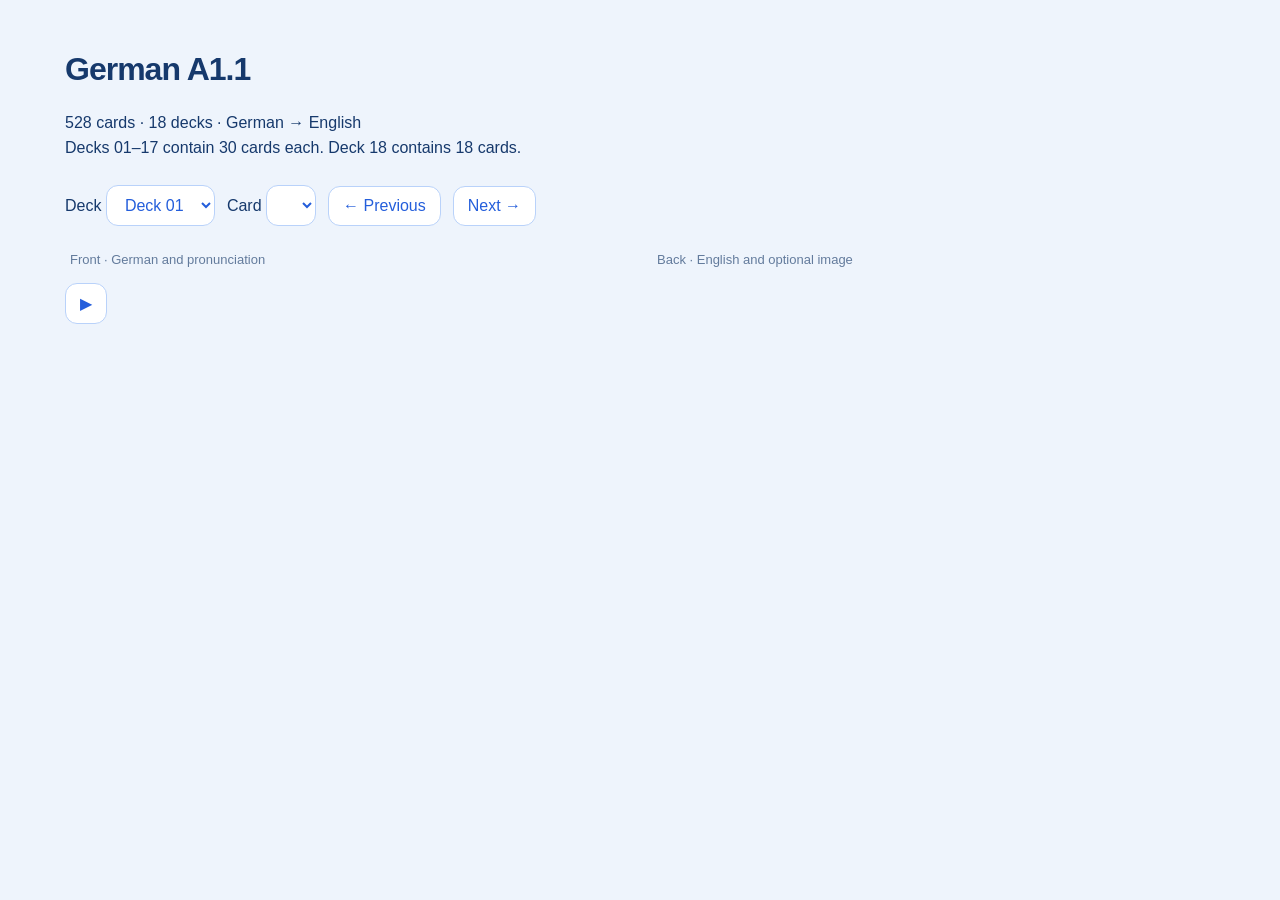
<file: anki/a1.1/preview-template.html>
<!doctype html>
<html lang="en">
<meta charset="utf-8">
<meta name="viewport" content="width=device-width,initial-scale=1">
<title>German A1.1 · 18 study decks</title>
<style>
/* CARD_STYLES */
body { margin:0; background:#eef4fc; color:#16396c; font-family:-apple-system,BlinkMacSystemFont,"Segoe UI",sans-serif; }
main { max-width:1150px; margin:auto; padding:30px 20px; }
h1 { font-size:32px; letter-spacing:-1px; }
p { line-height:1.6; }
.controls { display:flex; flex-wrap:wrap; align-items:center; gap:12px; margin:24px 0; }
select,button { font:inherit; padding:10px 14px; border:1px solid #b9d2fa; border-radius:12px; background:white; color:#245edb; }
button { cursor:pointer; }
button:disabled { opacity:.45; cursor:default; }
.faces { display:grid; grid-template-columns:1fr 1fr; gap:24px; }
.caption { color:#637b9c; margin:0 0 12px 5px; font-size:13px; }
.status { color:#637b9c; font-size:13px; }
@media(max-width:700px) { .faces { grid-template-columns:1fr; } }
</style>
<main>
<h1>German A1.1</h1>
<p>528 cards · 18 decks · German → English<br>Decks 01–17 contain 30 cards each. Deck 18 contains 18 cards.</p>
<div class="controls"><label>Deck <select id="deck"></select></label><label>Card <select id="card"></select></label><button id="previous">← Previous</button><button id="next">Next →</button></div>
<div class="faces">
<section><p class="caption">Front · German and pronunciation</p><div class="sample-card theme-clean side-front" lang="de"><div class="word" id="german"></div><div class="forms" id="details"></div><div class="sound"><button class="pronounce" id="play" aria-label="Play German pronunciation">▶</button></div><p class="status" id="audio-status" aria-live="polite"></p></div></section>
<section><p class="caption">Back · English and optional image</p><div class="sample-card theme-clean side-back" lang="en"><div class="meaning" id="english"></div><div class="visual" id="visual" hidden></div></div></section>
</div>
<p class="status" id="position"></p>
</main>
<script>
/* DATA */
const byId=id=>document.getElementById(id);
let index=0, audio;
function options(select,items) { select.replaceChildren(...items.map(([value,label])=>{const o=document.createElement('option');o.value=value;o.textContent=label;return o;})); }
options(byId('deck'),Array.from({length:18},(_,i)=>[i+1,'Deck '+String(i+1).padStart(2,'0')]));
function render() {
 if(audio) { audio.pause(); audio=null; }
 const c=DATA.cards[index];
 byId('deck').value=c.deck;
 options(byId('card'),DATA.cards.filter(x=>x.deck===c.deck).map(x=>[x.position,x.position-(x.deck-1)*30+' · '+x.headword]));
 byId('card').value=c.position;
 byId('german').textContent=c.headword;
 byId('details').textContent=c.details;
 byId('english').textContent=c.english;
 const visual=byId('visual');
 visual.replaceChildren();
 visual.hidden=!DATA.images[c.card_id];
 if(DATA.images[c.card_id]) {
  const img=document.createElement('img');
  img.src=DATA.images[c.card_id];
  img.alt='';
  visual.append(img);
 }
 byId('play').disabled=!DATA.audio[c.audio];
 byId('audio-status').textContent=DATA.audio[c.audio]?'Click to hear German.':'Pronunciation clip awaiting generation.';
 byId('position').textContent='Card '+c.position+' of 528 · Source '+c.source_label;
 byId('previous').disabled=index===0; byId('next').disabled=index===DATA.cards.length-1;
}
byId('deck').onchange=()=>{index=(Number(byId('deck').value)-1)*30;render();};
byId('card').onchange=()=>{index=Number(byId('card').value)-1;render();};
byId('previous').onclick=()=>{if(index>0){index--;render();}};
byId('next').onclick=()=>{if(index<DATA.cards.length-1){index++;render();}};
byId('play').onclick=async()=>{
 if(audio){audio.pause();audio.currentTime=0;}
 audio=new Audio(DATA.audio[DATA.cards[index].audio]);
 try{await audio.play();}catch(e){byId('audio-status').textContent='Audio could not play in this browser.';}
};
render();
</script>
</html>
</file>
